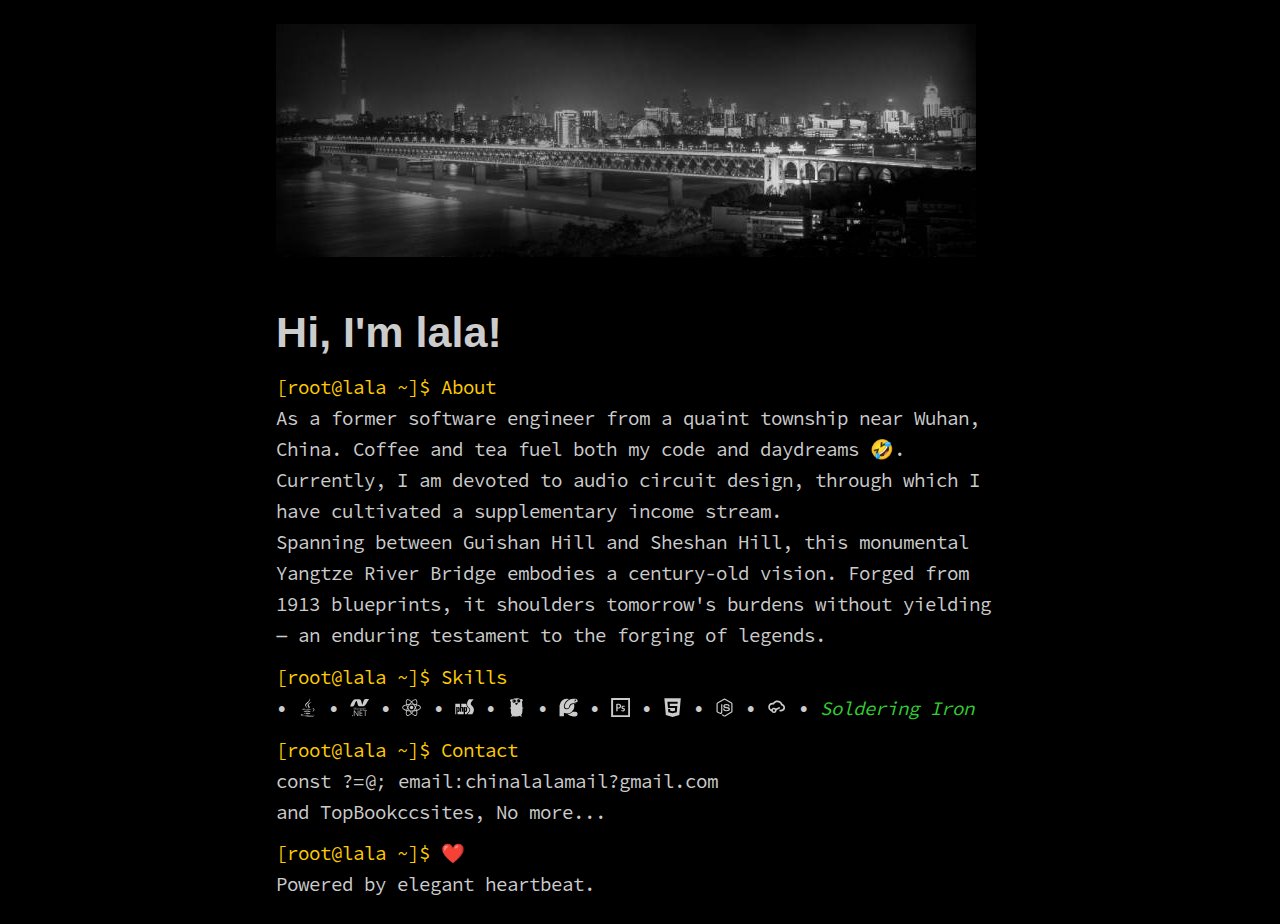
<file: index.html>
<!doctype html>
<html class="no-js" lang="en">
<head>
    <meta charset="utf-8">
    <meta name="viewport" content="width=device-width, initial-scale=1">
    <meta name="theme-color" content="black">
    <meta name="description" content="曾经是一名软件工程师，爱好咖啡和茶，坐标武汉。">
    <title>我是辣辣</title>
    <link rel="apple-touch-icon" sizes="180x180" href="images/apple-touch-icon.png">
    <link rel="icon" type="image/png" sizes="32x32" href="images/favicon-32x32.png">
    <link rel="icon" type="image/png" sizes="16x16" href="images/favicon-16x16.png">
    <link rel="manifest" href="site.webmanifest">
    <link rel="stylesheet" href="css/main.css">
</head>
<body>
    <main id="main"><img class="imglogo"
            src="[data-uri]"
            alt="logo - lalayes.com" />
        <h1>Hi, I'm lala!</h1>
        <section class="codefont"><mark>[root@lala ~]$ About</mark>
            <p>As a former software engineer from a quaint township near Wuhan, China. Coffee and tea fuel both my code and daydreams 🤣. Currently, I am devoted to audio circuit design, through which I have cultivated a supplementary income stream.<br />Spanning between Guishan Hill and Sheshan
                Hill, this monumental Yangtze River Bridge embodies a century-old vision. Forged from 1913 blueprints, it shoulders tomorrow's burdens without yielding — an enduring testament to the forging of legends.</p>
        </section>
        <section class="codefont"><mark>[root@lala ~]$ Skills</mark>
            <p>&bull; <i class="svg-icon svg-baseline"><svg viewBox="0 0 128 128">
                        <path
                            d="M47.617 98.12c-19.192 5.362 11.677 16.439 36.115 5.969-4.003-1.556-6.874-3.351-6.874-3.351-10.897 2.06-15.952 2.222-25.844 1.092-8.164-.935-3.397-3.71-3.397-3.71zM80.806 87.66c-14.444 2.779-22.787 2.69-33.354 1.6-8.171-.845-2.822-4.805-2.822-4.805-21.137 7.016 11.767 14.977 41.309 6.336-3.14-1.106-5.133-3.131-5.133-3.131zM92.125 27.085c.001 0-42.731 10.669-22.323 34.187 6.024 6.935-1.58 13.17-1.58 13.17s15.289-7.891 8.269-17.777c-6.559-9.215-11.587-13.793 15.634-29.58zM102.123 108.229s3.529 2.91-3.888 5.159c-14.102 4.272-58.706 5.56-71.095.171-4.45-1.938 3.899-4.625 6.526-5.192 2.739-.593 4.303-.485 4.303-.485-4.952-3.487-32.013 6.85-13.742 9.815 49.821 8.076 90.817-3.637 77.896-9.468zM85 77.896c2.395-1.634 5.703-3.053 5.703-3.053s-9.424 1.685-18.813 2.474c-11.494.964-23.823 1.154-30.012.326-14.652-1.959 8.033-7.348 8.033-7.348s-8.812-.596-19.644 4.644c-12.812 6.195 31.691 9.019 54.733 2.957zM90.609 93.041c-.108.29-.468.616-.468.616 31.273-8.221 19.775-28.979 4.822-23.725-1.312.464-2 1.543-2 1.543s.829-.334 2.678-.72c7.559-1.575 18.389 10.119-5.032 22.286zM64.181 70.069c-4.614-10.429-20.26-19.553.007-35.559 25.271-19.947 12.304-32.923 12.304-32.923 5.23 20.608-18.451 26.833-26.999 39.667-5.821 8.745 2.857 18.142 14.688 28.815zM91.455 121.817c-19.187 3.612-42.854 3.191-56.887.874 0 0 2.874 2.38 17.646 3.331 22.476 1.437 57-.8 57.816-11.436.001 0-1.57 4.032-18.575 7.231z" />
                    </svg></i> &bull; <i class="svg-icon svg-baseline"><svg viewBox="0 0 128 128">
                        <path
                            d="M40.335 78.188H38.65v-9.65c0-.762.05-1.69.14-2.785h-.038c-.158.64-.303 1.104-.43 1.391L33.42 78.188h-.821l-4.911-10.964c-.138-.306-.283-.799-.43-1.471h-.036c.052.576.081 1.509.081 2.804v9.631h-1.626V63.817h2.225l4.409 10.021c.332.754.547 1.328.651 1.72h.069a32.45 32.45 0 0 1 .688-1.762l4.505-9.979h2.11v14.371h.001zm5.188 0h-1.639V67.925h1.639v10.263zm.283-13.942c0 .303-.106.555-.317.763a1.04 1.04 0 0 1-.764.312 1.06 1.06 0 0 1-.757-.301 1.025 1.025 0 0 1-.313-.774c0-.296.104-.549.313-.754s.464-.305.757-.305c.3 0 .557.099.764.305.211.205.317.458.317.754M55.764 77.713c-.786.483-1.726.722-2.812.722-1.472 0-2.655-.488-3.561-1.464-.879-.947-1.321-2.169-1.321-3.667 0-1.681.48-3.042 1.45-4.077.964-1.036 2.261-1.553 3.892-1.553.892 0 1.683.174 2.375.521v1.687c-.766-.538-1.576-.805-2.445-.805-1.045 0-1.896.365-2.555 1.093-.687.745-1.034 1.742-1.034 2.985 0 1.194.317 2.14.948 2.837.633.694 1.476 1.042 2.538 1.042.897 0 1.738-.295 2.524-.882v1.561h.001zm7.84-8.123c-.289-.223-.706-.331-1.255-.331-.668 0-1.229.298-1.683.901-.516.673-.771 1.604-.771 2.795v5.232h-1.644V67.925h1.644v2.116h.039c.241-.749.614-1.325 1.112-1.733a2.456 2.456 0 0 1 1.572-.561c.438 0 .762.047.984.14l.002 1.703zm9.154 3.485c0-1.313-.296-2.317-.89-3.006-.575-.662-1.38-.992-2.416-.992-1.021 0-1.841.334-2.453 1.003-.647.715-.971 1.725-.971 3.035 0 1.228.308 2.192.93 2.879.618.692 1.45 1.039 2.494 1.039 1.08 0 1.907-.352 2.474-1.051.555-.684.832-1.652.832-2.907m1.685-.057c0 1.635-.462 2.949-1.382 3.934-.924.989-2.167 1.483-3.73 1.483-1.54 0-2.767-.494-3.665-1.483-.881-.953-1.323-2.211-1.323-3.776 0-1.786.5-3.162 1.503-4.139.929-.906 2.17-1.363 3.726-1.363 1.53 0 2.726.477 3.587 1.422.853.95 1.284 2.258 1.284 3.922m8.146 2.424c0 .84-.313 1.536-.942 2.091-.687.601-1.63.901-2.816.901-.971 0-1.822-.203-2.545-.618V76.05c.804.654 1.692.983 2.667.983 1.301 0 1.952-.479 1.952-1.434a1.27 1.27 0 0 0-.431-.991c-.289-.262-.851-.576-1.685-.943-.859-.376-1.472-.762-1.833-1.163-.434-.476-.652-1.093-.652-1.854 0-.852.341-1.561 1.014-2.125.675-.567 1.542-.85 2.606-.85.815 0 1.546.159 2.194.481v1.654c-.677-.488-1.451-.732-2.329-.732-.544 0-.981.136-1.307.399-.329.27-.494.614-.494 1.034 0 .455.138.808.412 1.061.244.233.761.519 1.541.852.876.367 1.509.748 1.895 1.137.5.494.753 1.121.753 1.883m10.04-2.367c0-1.313-.297-2.317-.892-3.006-.575-.662-1.381-.992-2.415-.992-1.021 0-1.841.334-2.456 1.003-.646.715-.969 1.725-.969 3.035 0 1.228.309 2.192.924 2.879.626.692 1.459 1.039 2.501 1.039 1.082 0 1.906-.352 2.474-1.051.555-.684.833-1.652.833-2.907m1.688-.057c0 1.635-.466 2.949-1.388 3.934-.92.989-2.163 1.483-3.727 1.483-1.542 0-2.768-.494-3.667-1.483-.881-.953-1.323-2.211-1.323-3.776 0-1.786.504-3.162 1.502-4.139.928-.906 2.171-1.363 3.728-1.363 1.531 0 2.725.477 3.584 1.422.855.95 1.291 2.258 1.291 3.922M101.555 64.438a2.2 2.2 0 0 0-1.091-.27c-1.15 0-1.721.724-1.721 2.175v1.582h2.405v1.392h-2.405v8.871h-1.645v-8.871h-1.745v-1.392h1.745v-1.664c0-1.129.346-2.016 1.05-2.654.603-.555 1.34-.831 2.217-.831.508 0 .902.061 1.189.178v1.484zm6.484 13.647c-.388.222-.904.333-1.543.333-1.791 0-2.687-1.01-2.687-3.029v-6.07h-1.761v-1.394h1.761v-2.504l1.646-.533v3.037h2.583v1.394h-2.583v5.791c0 .688.112 1.18.348 1.465.237.295.625.439 1.173.439.409 0 .763-.109 1.063-.331v1.402zm-88.802 40.157c0 .805-.286 1.5-.867 2.087a2.845 2.845 0 0 1-2.102.88 2.736 2.736 0 0 1-2.05-.88 2.915 2.915 0 0 1-.841-2.087c0-.827.279-1.525.841-2.103a2.742 2.742 0 0 1 2.05-.867c.823 0 1.524.292 2.102.878.581.588.867 1.286.867 2.092M56.018 120.606H50.66L31.212 90.572a13.803 13.803 0 0 1-1.179-2.365h-.16c.139.804.209 2.531.209 5.175v27.224h-4.416v-37.68h5.732l18.865 29.56c.751 1.173 1.265 2.013 1.525 2.519h.104c-.175-1.083-.266-2.932-.266-5.54V82.926h4.39v37.68h.002zm28.314 0H64.361v-37.68h19.104v3.993h-14.69v12.534h13.612v3.995H68.774v13.164h15.558v3.994zm30.291-33.687h-10.854v33.688h-4.415V86.919H88.479v-3.995h26.144v3.995z" />
                        <path
                            d="M82.108 46.33c.479-1.232 1.022-2.445 1.427-3.701 2.288-7.097 4.554-14.2 6.805-21.309.865-2.731 1.813-5.42 3.515-7.767 2.692-3.709 6.442-5.652 10.88-6.331a37.456 37.456 0 0 1 5.28-.406c5.267-.05 10.536-.015 15.804-.01.28 0 .56.029.957.052-.129.304-.199.525-.311.724-1.955 3.494-3.872 7.009-5.885 10.468-3.505 6.022-7.016 12.042-10.631 17.998-2.319 3.819-4.834 7.52-7.687 10.974-2.105 2.548-4.321 4.984-7.146 6.77-1.925 1.217-3.981 1.929-6.315 1.917-8.278-.045-16.556-.012-24.834-.024-2.461-.004-4.568-.941-6.356-2.603-2.563-2.381-4.093-5.412-5.345-8.608-2.284-5.835-3.563-11.951-5.031-18.014-.688-2.838-1.47-5.654-2.215-8.478-.048-.183-.142-.354-.25-.617l-.577.542c-3.228 3.207-6.071 6.741-8.615 10.498-.693 1.024-.926 2.374-1.313 3.591-1.424 4.47-2.722 8.983-4.264 13.411-1.477 4.242-4.125 7.616-8.264 9.61a18.565 18.565 0 0 1-7.689 1.855c-3.98.088-7.962.098-11.943.134-.952.009-.996-.069-.748-.99 1.707-6.338 3.87-12.514 6.58-18.492 2.794-6.167 6.085-12.048 10.231-17.419 2.823-3.657 5.941-7.031 9.843-9.582 1.979-1.293 4.083-2.315 6.477-2.584.394-.045.793-.073 1.189-.073 8.478-.004 16.956.082 25.433-.039 4.547-.065 7.839 1.855 10.304 5.515 1.533 2.276 2.63 4.761 3.553 7.328 1.861 5.178 3.018 10.547 4.325 15.878.748 3.051 1.581 6.081 2.379 9.12.06.228.157.446.238.668l.199-.006z"
                            clip-rule="evenodd" />
                    </svg></i> &bull; <i class="svg-icon svg-baseline"><svg viewBox="0 0 128 128">
                        <g>
                            <circle cx="64" cy="64" r="11.4" />
                            <path
                                d="M107.3 45.2c-2.2-.8-4.5-1.6-6.9-2.3.6-2.4 1.1-4.8 1.5-7.1 2.1-13.2-.2-22.5-6.6-26.1-1.9-1.1-4-1.6-6.4-1.6-7 0-15.9 5.2-24.9 13.9-9-8.7-17.9-13.9-24.9-13.9-2.4 0-4.5.5-6.4 1.6-6.4 3.7-8.7 13-6.6 26.1.4 2.3.9 4.7 1.5 7.1-2.4.7-4.7 1.4-6.9 2.3-12.5 4.8-19.3 11.4-19.3 18.8s6.9 14 19.3 18.8c2.2.8 4.5 1.6 6.9 2.3-.6 2.4-1.1 4.8-1.5 7.1-2.1 13.2.2 22.5 6.6 26.1 1.9 1.1 4 1.6 6.4 1.6 7.1 0 16-5.2 24.9-13.9 9 8.7 17.9 13.9 24.9 13.9 2.4 0 4.5-.5 6.4-1.6 6.4-3.7 8.7-13 6.6-26.1-.4-2.3-.9-4.7-1.5-7.1 2.4-.7 4.7-1.4 6.9-2.3 12.5-4.8 19.3-11.4 19.3-18.8s-6.8-14-19.3-18.8zm-14.8-30.5c4.1 2.4 5.5 9.8 3.8 20.3-.3 2.1-.8 4.3-1.4 6.6-5.2-1.2-10.7-2-16.5-2.5-3.4-4.8-6.9-9.1-10.4-13 7.4-7.3 14.9-12.3 21-12.3 1.3 0 2.5.3 3.5.9zm-11.2 59.3c-1.8 3.2-3.9 6.4-6.1 9.6-3.7.3-7.4.4-11.2.4-3.9 0-7.6-.1-11.2-.4-2.2-3.2-4.2-6.4-6-9.6-1.9-3.3-3.7-6.7-5.3-10 1.6-3.3 3.4-6.7 5.3-10 1.8-3.2 3.9-6.4 6.1-9.6 3.7-.3 7.4-.4 11.2-.4 3.9 0 7.6.1 11.2.4 2.2 3.2 4.2 6.4 6 9.6 1.9 3.3 3.7 6.7 5.3 10-1.7 3.3-3.4 6.6-5.3 10zm8.3-3.3c1.5 3.5 2.7 6.9 3.8 10.3-3.4.8-7 1.4-10.8 1.9 1.2-1.9 2.5-3.9 3.6-6 1.2-2.1 2.3-4.2 3.4-6.2zm-25.6 27.1c-2.4-2.6-4.7-5.4-6.9-8.3 2.3.1 4.6.2 6.9.2 2.3 0 4.6-.1 6.9-.2-2.2 2.9-4.5 5.7-6.9 8.3zm-18.6-15c-3.8-.5-7.4-1.1-10.8-1.9 1.1-3.3 2.3-6.8 3.8-10.3 1.1 2 2.2 4.1 3.4 6.1 1.2 2.2 2.4 4.1 3.6 6.1zm-7-25.5c-1.5-3.5-2.7-6.9-3.8-10.3 3.4-.8 7-1.4 10.8-1.9-1.2 1.9-2.5 3.9-3.6 6-1.2 2.1-2.3 4.2-3.4 6.2zm25.6-27.1c2.4 2.6 4.7 5.4 6.9 8.3-2.3-.1-4.6-.2-6.9-.2-2.3 0-4.6.1-6.9.2 2.2-2.9 4.5-5.7 6.9-8.3zm22.2 21l-3.6-6c3.8.5 7.4 1.1 10.8 1.9-1.1 3.3-2.3 6.8-3.8 10.3-1.1-2.1-2.2-4.2-3.4-6.2zm-54.5-16.2c-1.7-10.5-.3-17.9 3.8-20.3 1-.6 2.2-.9 3.5-.9 6 0 13.5 4.9 21 12.3-3.5 3.8-7 8.2-10.4 13-5.8.5-11.3 1.4-16.5 2.5-.6-2.3-1-4.5-1.4-6.6zm-24.7 29c0-4.7 5.7-9.7 15.7-13.4 2-.8 4.2-1.5 6.4-2.1 1.6 5 3.6 10.3 6 15.6-2.4 5.3-4.5 10.5-6 15.5-13.8-4-22.1-10-22.1-15.6zm28.5 49.3c-4.1-2.4-5.5-9.8-3.8-20.3.3-2.1.8-4.3 1.4-6.6 5.2 1.2 10.7 2 16.5 2.5 3.4 4.8 6.9 9.1 10.4 13-7.4 7.3-14.9 12.3-21 12.3-1.3 0-2.5-.3-3.5-.9zm60.8-20.3c1.7 10.5.3 17.9-3.8 20.3-1 .6-2.2.9-3.5.9-6 0-13.5-4.9-21-12.3 3.5-3.8 7-8.2 10.4-13 5.8-.5 11.3-1.4 16.5-2.5.6 2.3 1 4.5 1.4 6.6zm9-15.6c-2 .8-4.2 1.5-6.4 2.1-1.6-5-3.6-10.3-6-15.6 2.4-5.3 4.5-10.5 6-15.5 13.8 4 22.1 10 22.1 15.6 0 4.7-5.8 9.7-15.7 13.4z" />
                        </g>
                    </svg></i> &bull; <i class="svg-icon svg-baseline"><svg viewBox="0 0 128 128">
                        <g>
                            <path d="M72 82.433v-11.27c0-2.497-.76-3.83-2.497-3.83-1.747 0-2.503 1.333-2.503 3.83v11.27c0 2.5.756 3.662 2.503 3.662 1.738 0 2.497-1.162 2.497-3.662z" />
                            <path
                                d="M84.148 99.97c1.053-1.217 1.933-2.163 2.776-3.075 1.68-1.808 3.132-3.37 5.778-6.98 2.6-3.54 4.283-6.2 4.012-10.778-.138-2.35-.234-3.967-1.765-5.86-.924-1.138-2.633-2.792-4.452-4.536-1.964-1.895-3.67-3.697-5.982-6.1-2.32-2.412-5.312-8.552-5.312-8.552-1.042-2.38-3.15-7.743-3.15-12.116l-.1-2.814c0-.122.01-.158.016-.158H42v24.09c2-2.203 4.437-2.956 6.763-2.956 3.778 0 7.237 2.204 7.237 7.083V92h-9V70.237c0-1.976-.926-2.903-2.44-2.903-1.693 0-2.56 1.1-2.56 2.903V92h-9V39H2v70h6V61h8v3.712c2-3.132 4.684-4.578 7.24-4.578 4.536 0 7.76 3.48 7.76 9.81V84.23c0 5.35-3.57 8.89-7.697 8.89-2.38 0-4.303-1.097-6.303-3.658V109h41V61h8v3.712c2-3.132 4.686-4.578 7.238-4.578 4.536 0 7.762 3.48 7.762 9.81V84.23c0 5.35-3.572 8.89-7.7 8.89-2.378 0-4.3-1.097-6.3-3.658V109h9.252l2.712-2.917c1.212-1.52 2.643-3.18 4.337-5.13l.848-.982z" />
                            <path
                                d="M22 82.433v-11.27c0-2.497-.756-3.83-2.495-3.83-1.744 0-2.505 1.333-2.505 3.83v11.27c0 2.5.76 3.662 2.505 3.662 1.74 0 2.495-1.162 2.495-3.662zM126.285 76.034c0-4.64-3.318-11.588-3.318-11.588-.52-1.21-2.276-3.446-3.406-5.446h.025c-.362 0-.612-.685-.612-.685-3.307-3.797-8.333-7.98-10.54-10.707-2.59-3.196-2.663-6.16-2.8-8.496-.376-6.302 2.174-10.088 4.902-13.81 4.126-5.618 5.613-6.66 8.785-10.332 2.03-2.348 3.7-4.24 5.073-5.97H93.63c-1.83 2.338-5.547 6.842-7.67 10.838-2.8 5.29-5.11 9.258-5.335 18.994l.098 3.14c0 4.64 3.326 11.58 3.326 11.58.518 1.212 2.273 3.448 3.395 5.448h-.026c.37 0 .613.685.613.685 3.315 3.797 8.332 7.98 10.547 10.707 2.59 3.2 2.656 6.164 2.792 8.493.38 6.3-2.175 10.088-4.903 13.81-4.122 5.624-5.61 6.662-8.783 10.34-2.026 2.344-3.69 4.237-5.065 5.965H114.4c1.867-2.4 4.515-6.817 6.65-10.837 2.802-5.288 5.113-9.26 5.336-18.99l-.1-3.14z" />
                        </g>
                    </svg></i> &bull; <i class="svg-icon svg-baseline"><svg viewBox="0 0 128 128">
                        <g>
                            <path
                                d="M108.2 64.8c-.1-.1-.2-.2-.4-.2l-.1-.1c-.1-.1-.2-.1-.2-.2l-.1-.1c-.1 0-.2-.1-.2-.1l-.2-.1c-.1 0-.2-.1-.2-.1l-.2-.1c-.1 0-.2-.1-.2-.1-.1 0-.1 0-.2-.1l-.3-.1c-.1 0-.1 0-.2-.1l-.3-.1h-.1l-.4-.1h-.2c-.1 0-.2 0-.3-.1h-2.3c-.6-13.3.6-26.8-2.8-39.6 12.9-4.6 2.8-22.3-8.4-14.4-7.4-6.4-17.6-7.8-28.3-7.8-10.5.7-20.4 2.9-27.4 8.4-2.8-1.4-5.5-1.8-7.9-1.1v.1c-.1 0-.3.1-.4.2-.1 0-.3.1-.4.2h-.1c-.1 0-.2.1-.4.2h-.1l-.3.2h-.1l-.3.2h-.1l-.3.2s-.1 0-.1.1l-.3.2s-.1 0-.1.1l-.3.2s-.1 0-.1.1l-.3.2-.1.1c-.1.1-.2.1-.2.2l-.1.1-.2.2-.1.1c-.1.1-.1.2-.2.2l-.1.1c-.1.1-.1.2-.2.2l-.1.1c-.1.1-.1.2-.2.2l-.1.1c-.1.1-.1.2-.2.2l-.1.1c-.1.1-.1.2-.2.2l-.1.1-.1.3s0 .1-.1.1l-.1.3s0 .1-.1.1l-.1.3s0 .1-.1.1l-.1.3s0 .1-.1.1c.4.3.4.4.4.4v.1l-.1.3v.1c0 .1 0 .2-.1.3v3.1c0 .1 0 .2.1.3v.1l.1.3v.1l.1.3s0 .1.1.1l.1.3s0 .1.1.1l.1.3s0 .1.1.1l.2.3s0 .1.1.1l.2.3s0 .1.1.1l.2.3.1.1.3.3.3.3h.1c1 .9 2 1.6 4 2.2v-.2c-4.2 12.6-.7 25.3-.5 38.3-.6 0-.7.4-1.7.5h-.5c-.1 0-.3 0-.5.1-.1 0-.3 0-.4.1l-.4.1h-.1l-.4.1h-.1l-.3.1h-.1l-.3.1s-.1 0-.1.1l-.3.1-.2.1c-.1 0-.2.1-.2.1l-.2.1-.2.1c-.1 0-.2.1-.2.1l-.2.1-.4.3c-.1.1-.2.2-.3.2l-.4.4-.1.1c-.1.2-.3.4-.4.5l-.2.3-.3.6-.1.3v.3c0 .5.2.9.9 1.2.2 3.7 3.9 2 5.6.8l.1-.1c.2-.2.5-.3.6-.3h.1l.2-.1c.1 0 .1 0 .2-.1.2-.1.4-.1.5-.2.1 0 .1-.1.1-.2l.1-.1c.1-.2.2-.6.2-1.2l.1-1.3v1.8c-.5 13.1-4 30.7 3.3 42.5 1.3 2.1 2.9 3.9 4.7 5.4h-.5c-.2.2-.5.4-.8.6l-.9.6-.3.2-.6.4-.9.7-1.1 1c-.2.2-.3.4-.4.5l-.4.6-.2.3c-.1.2-.2.4-.2.6l-.1.3c-.2.8 0 1.7.6 2.7l.4.4h.2c.1 0 .2 0 .4.1.2.4 1.2 2.5 3.9.9 2.8-1.5 4.7-4.6 8.1-5.1l-.5-.6c5.9 2.8 12.8 4 19 4.2 8.7.3 18.6-.9 26.5-5.2 2.2.7 3.9 3.9 5.8 5.4l.1.1.1.1.1.1.1.1s.1 0 .1.1c0 0 .1 0 .1.1 0 0 .1 0 .1.1h2.1000000000000005s.1 0 .1-.1h.1s.1 0 .1-.1h.1s.1 0 .1-.1c0 0 .1 0 .1-.1l.1-.1s.1 0 .1-.1l.1-.1h.1l.2-.2.2-.1h.1l.1-.1h.1l.1-.1.1-.1.1-.1.1-.1.1-.1.1-.1.1-.1v-.1s0-.1.1-.1v-.1s0-.1.1-.1v-.1s0-.1.1-.1v-1.4000000000000001s-.3 0-.3-.1l-.3-.1v-.1l.3-.1s.2 0 .2-.1l.1-.1v-2.1000000000000005s0-.1-.1-.1v-.1s0-.1-.1-.1v-.1s0-.1-.1-.1c0 0 0-.1-.1-.1 0 0 0-.1-.1-.1 0 0 0-.1-.1-.1 0 0 0-.1-.1-.1 0 0 0-.1-.1-.1 0 0 0-.1-.1-.1 0 0 0-.1-.1-.1 0 0 0-.1-.1-.1 0 0 0-.1-.1-.1 0 0 0-.1-.1-.1 0 0 0-.1-.1-.1 0 0 0-.1-.1-.1 0 0 0-.1-.1-.1l-.1-.1-.1-.1-.1-.1-.1-.1-.1-.1-.1-.1-.1-.1-.1-.1-.1-.1-.1-.1-.1-.1-.1-.1v-.1l-.1-.1-.1-.1-.1-.1-.1-.1-.1-.1-.1-.1-.1-.1-.1-.1-.1-.1-.1-.1-.1-.1-.1-.1-.1-.1-.1-.1-.1-.1-.1-.1-.1-.1-.1-.1-.1-.1c2-1.9 3.8-4.2 5.1-6.9 5.9-11.8 4.9-26.2 4.1-39.2h.1c.1 0 .2.1.2.1h.30000000000000004s.1 0 .1.1h.1s.1 0 .1.1l.2.1c1.7 1.2 5.4 2.9 5.6-.8 1.6.6-.3-1.8-1.3-2.5zm-72.2-41.8c-3.2-16 22.4-19 23.3-3.4.8 13-20 16.3-23.3 3.4zm36.1 15c-1.3 1.4-2.7 1.2-4.1.7 0 1.9.4 3.9.1 5.9-.5.9-1.5 1-2.3 1.4-1.2-.2-2.1-.9-2.6-2l-.2-.1c-3.9 5.2-6.3-1.1-5.2-5-1.2.1-2.2-.2-3-1.5-1.4-2.6.7-5.8 3.4-6.3.7 3 8.7 2.6 10.1-.2 3.1 1.5 6.5 4.3 3.8 7.1zm-7-17.5c-.9-13.8 20.3-17.5 23.4-4 3.5 15-20.8 18.9-23.4 4zM41.7 17c-1.9 0-3.5 1.7-3.5 3.8 0 2.1 1.6 3.8 3.5 3.8s3.5-1.7 3.5-3.8c0-2.1-1.5-3.8-3.5-3.8zm1.6 5.7c-.5 0-.8-.4-.8-1 0-.5.4-1 .8-1 .5 0 .8.4.8 1 0 .5-.3 1-.8 1zM71.1 16.1c-1.9 0-3.4 1.7-3.4 3.8 0 2.1 1.5 3.8 3.4 3.8s3.4-1.7 3.4-3.8c0-2.1-1.5-3.8-3.4-3.8zm1.6 5.6c-.4 0-.8-.4-.8-1 0-.5.4-1 .8-1s.8.4.8 1-.4 1-.8 1z" />
                        </g>
                    </svg></i> &bull; <i class="svg-icon svg-baseline"><svg viewBox="0 0 128 128">
                        <path d="M96.44,40.53h-.52a23.59,23.59,0,0,0-23,17.68h-.12a20.22,20.22,0,0,1-40.08-3.8,16,16,0,0,1,.16-2.23c0-.15,0-.3.06-.45s.1-.57.16-.85A64,64,0,0,1,66.77,7.09,49.23,49.23,0,0,0,3.86,50.15c-.06.18-.15.35-.21.54v72H32.81V99.39a49.24,49.24,0,0,0,67.45-58.86H96.44Z" />
                        <path class="cls-pycharm-plain-1"
                            d="M67.95,57.28l.09-.15A28.4,28.4,0,0,1,95.58,35.58c.3,0,.57,0,.87,0h.66l12.41,0A15.1,15.1,0,0,0,115.71,34c-.48-.06-1-.13-1.45-.23A19.93,19.93,0,0,1,99.14,20.33a20,20,0,0,0,11.94,7.45A19.76,19.76,0,0,0,123,26.42,15.22,15.22,0,0,0,109.12,5.14L98,5.11h-2.4A58.89,58.89,0,0,0,38.07,51.44a15,15,0,0,0-.39,3,15.27,15.27,0,0,0,30.27,2.87Zm36.45-43.36a4.73,4.73,0,1,1,3.72,5.56A4.74,4.74,0,0,1,104.39,13.93Zm20,93.73a15.24,15.24,0,0,1-15.24,15.24H95.58a58.57,58.57,0,0,1-38.52-14.42A54,54,0,0,0,91.88,92.15a29.37,29.37,0,0,0,3.7.26c.3,0,13.33,0,13.53,0A15.25,15.25,0,0,1,124.35,107.66Z" />
                    </svg></i> &bull; <i class="svg-icon svg-baseline"><svg viewBox="0 0 128 128">
                        <path
                            d="M126.216.727C89.993.716 53.932.717 17.708.717 12.527.717 7.257.713 2.076.728 1.748.729 1 .881 1 .964V127h126V.964c0-.083-.414-.237-.784-.237zM113.48 114.666c-32.641-.038-65.271-.03-97.912-.03-1.576 0-1.569-.003-1.569-1.627V15.212C14 13.605 13.984 14 15.577 14h97.798c1.638 0 1.625-.396 1.625 1.291v48.837c0 16.32-.007 32.64.036 48.959.004 1.243-.289 1.58-1.556 1.579zM56.82 39.644c-6.668-1.563-13.38-.792-20.085-.107-1.423.146-1.695.755-1.691 2.018C35.087 56.762 35 71.969 35 87.176V88h9V70.139c5 .375 9.576.286 14.049-1.31 7.169-2.558 10.752-8.111 10.365-16.219-.313-6.548-4.426-11.286-11.594-12.966zm-1.953 22.344c-3.194 1.557-6.59 1.52-10.005 1.058-.266-.036-.675-.511-.677-.784-.04-5.331-.03-10.661-.03-16.138 3.131-.488 6.1-.726 9.062.018 3.673.923 5.804 3.319 6.201 6.917.436 3.954-1.247 7.319-4.551 8.929zm33.301 7.106c-1.469-.805-3.08-1.347-4.606-2.053-1.41-.653-2.833-1.296-4.174-2.076-.935-.543-1.36-1.492-1.36-2.611 0-1.892 1.294-3.417 3.504-3.598 1.649-.135 3.361.035 4.994.34 1.376.256 2.681.899 4.082 1.395l1.767-6.269c-3.345-1.624-6.749-2.235-10.285-2.11-3.006.105-5.814.871-8.352 2.599-4.743 3.229-7.057 11.807.051 16.416 1.805 1.171 3.893 1.905 5.851 2.841 1.218.583 2.489 1.079 3.641 1.772 1.452.874 1.946 2.297 1.694 3.94-.247 1.615-1.33 2.638-2.836 2.874-1.68.264-3.466.435-5.118.144-2.339-.411-4.599-1.281-6.974-1.979-.426 1.59-.831 3.349-1.384 5.06-.303.938-.125 1.401.795 1.768 5.617 2.231 11.334 2.69 17.082.717 4.296-1.475 6.915-4.524 7.256-9.169.332-4.527-1.708-7.851-5.628-10.001z" />
                    </svg></i> &bull; <i class="svg-icon svg-baseline"><svg viewBox="0 0 128 128">
                        <path
                            d="M9.032 2l10.005 112.093 44.896 12.401 45.02-12.387 10.015-112.107h-109.936zm89.126 26.539l-.627 7.172-.276 3.289h-52.665000000000006l1.257 14h50.156000000000006l-.336 3.471-3.233 36.119-.238 2.27-28.196 7.749v.002l-.034.018-28.177-7.423-1.913-21.206h13.815000000000001l.979 10.919 15.287 4.081h.043v-.546l15.355-3.875 1.604-17.579h-47.698l-3.383-38.117-.329-3.883h68.939l-.33 3.539z" />
                    </svg></i> &bull; <i class="svg-icon svg-baseline"><svg viewBox="0 0 128 128">
                        <path
                            d="M112.678 30.334 68.535 4.729c-2.781-1.584-6.424-1.584-9.227 0L14.82 30.334C11.951 31.985 10 35.088 10 38.407v51.142c0 3.319 1.992 6.423 4.862 8.083l11.729 6.688c5.627 2.772 7.186 2.772 9.746 2.772 8.334 0 12.662-5.039 12.662-13.828v-50.49C49 42.061 49.445 41 48.744 41h-5.622C42.41 41 41 42.061 41 42.773v50.49c0 3.896-3.616 7.773-10.202 4.48L18.676 90.73c-.422-.23-.676-.693-.676-1.181V38.407c0-.482.463-.966.891-1.213l44.378-25.561a1.508 1.508 0 0 1 1.415 0l43.963 25.555c.421.253.354.722.354 1.219v51.142c0 .488.092.963-.323 1.198l-44.133 25.576c-.378.227-.87.227-1.285 0l-11.317-6.749c-.341-.198-.752-.269-1.08-.086-3.145 1.783-3.729 2.02-6.679 3.043-.727.253-1.799.692.408 1.929l14.798 8.754a9.29 9.29 0 0 0 4.647 1.246 9.303 9.303 0 0 0 4.666-1.246l43.976-25.582c2.871-1.672 4.322-4.764 4.322-8.083V38.407c-.001-3.319-1.452-6.414-4.323-8.073zM77.727 81.445c-11.727 0-14.309-3.235-15.17-9.066-.102-.628-.634-1.379-1.274-1.379h-5.73c-.709 0-1.28.86-1.28 1.566 0 7.466 4.06 16.512 23.454 16.512 14.038 0 22.088-5.455 22.088-15.109 0-9.572-6.467-12.084-20.082-13.886-13.762-1.819-15.16-2.738-15.16-5.962 0-2.658 1.184-6.203 11.374-6.203 9.104 0 12.46 1.954 13.841 8.091.119.577.646.991 1.241.991h5.754c.354 0 .691-.143.939-.396.241-.272.367-.613.336-.979-.893-10.569-7.913-15.494-22.112-15.494-12.632 0-20.166 5.334-20.166 14.275 0 9.698 7.497 12.378 19.622 13.577 14.505 1.422 15.633 3.542 15.633 6.395 0 4.956-3.978 7.067-13.308 7.067z" />
                    </svg></i> &bull; <i class="svg-icon svg-baseline"><svg viewBox="0 0 243 214">
                        <path
                            d="m59.5 160.31c-3.76-5.76-4.9-6.69-13.55-11.14-50.79-26.1-33.98-103.17 22.5-103.17 7.3 0 7.3 0 17.28-8.86 34.1-30.25 83.24-22.87 105.96 15.91 4.78 8.16 5.38 8.76 13.33 13.37 31.14 18.03 32.07 62.64 1.69 80.98-16.4 9.9-44.06 10.83-48.59 1.64-4.63-9.39 1.32-15.04 15.85-15.04 17.78 0 27.4-5.24 32.09-17.48 5.92-15.43-2.18-29.05-20.98-35.24-5.41-1.78-5.41-1.78-9-10.78-14.75-37.06-64.51-41.74-84.15-7.91-4.7 8.09-4.21 7.87-12.85 5.86-25.33-5.87-46.8 13.08-42.36 37.39 2.51 13.74 15.87 27.93 20.4 21.66 13.11-18.12 29.7-23.33 45.88-14.4 3.39 1.87 7.36 4.05 8.83 4.85 2.57 1.4 3.41 1.06 23.03-9.37 23.78-12.64 23.08-12.57 28.56-2.61 5.03 9.15 5.97 8.1-18.92 21.35-22.99 12.24-22.61 11.89-24.35 22.42-1.48 8.93-8.11 17.44-17.29 22.21-5.58 2.9-7.87 3.5-14.25 3.75-5.36 0.21-8.86-0.2-11.84-1.38-7.39-2.92-13.01-7.48-17.27-14.01m14.686-17.379a13.218 13.218 0 0 0 26.436 0 13.218 13.218 0 0 0-26.436 0" />
                    </svg></i> &bull; <a href="./tools.html" target="external"><em>Soldering Iron</em></a></p>
        </section>
        <section class="codefont"><mark>[root@lala ~]$ Contact</mark>
            <p>const ?=@; email:chinalalamail?gmail.com<br />and <a href="https://bookcc.top/" target="external" rel="nofollow noopener noreferrer">TopBookcc</a>sites, No more...</p>
            <section class="codefont"><mark>[root@lala ~]$ </span><span class="cursor">❤️</span></mark>
                <p>Powered by elegant heartbeat.</p>
            </section>
    </main>
    <script>
        var ele = document.querySelector('.imglogo');
        var imgUrl = 'images/The-first-bridge-b.jpg';
        var imgObject = new Image();
        imgObject.src = imgUrl;
        imgObject.onload = function() {
            ele.src = imgUrl;
            ele.setAttribute('class', 'imglogo complete');
        }
    </script>
    <!-- <script src="js/main.js"></script> -->
</body>
</html>
</file>
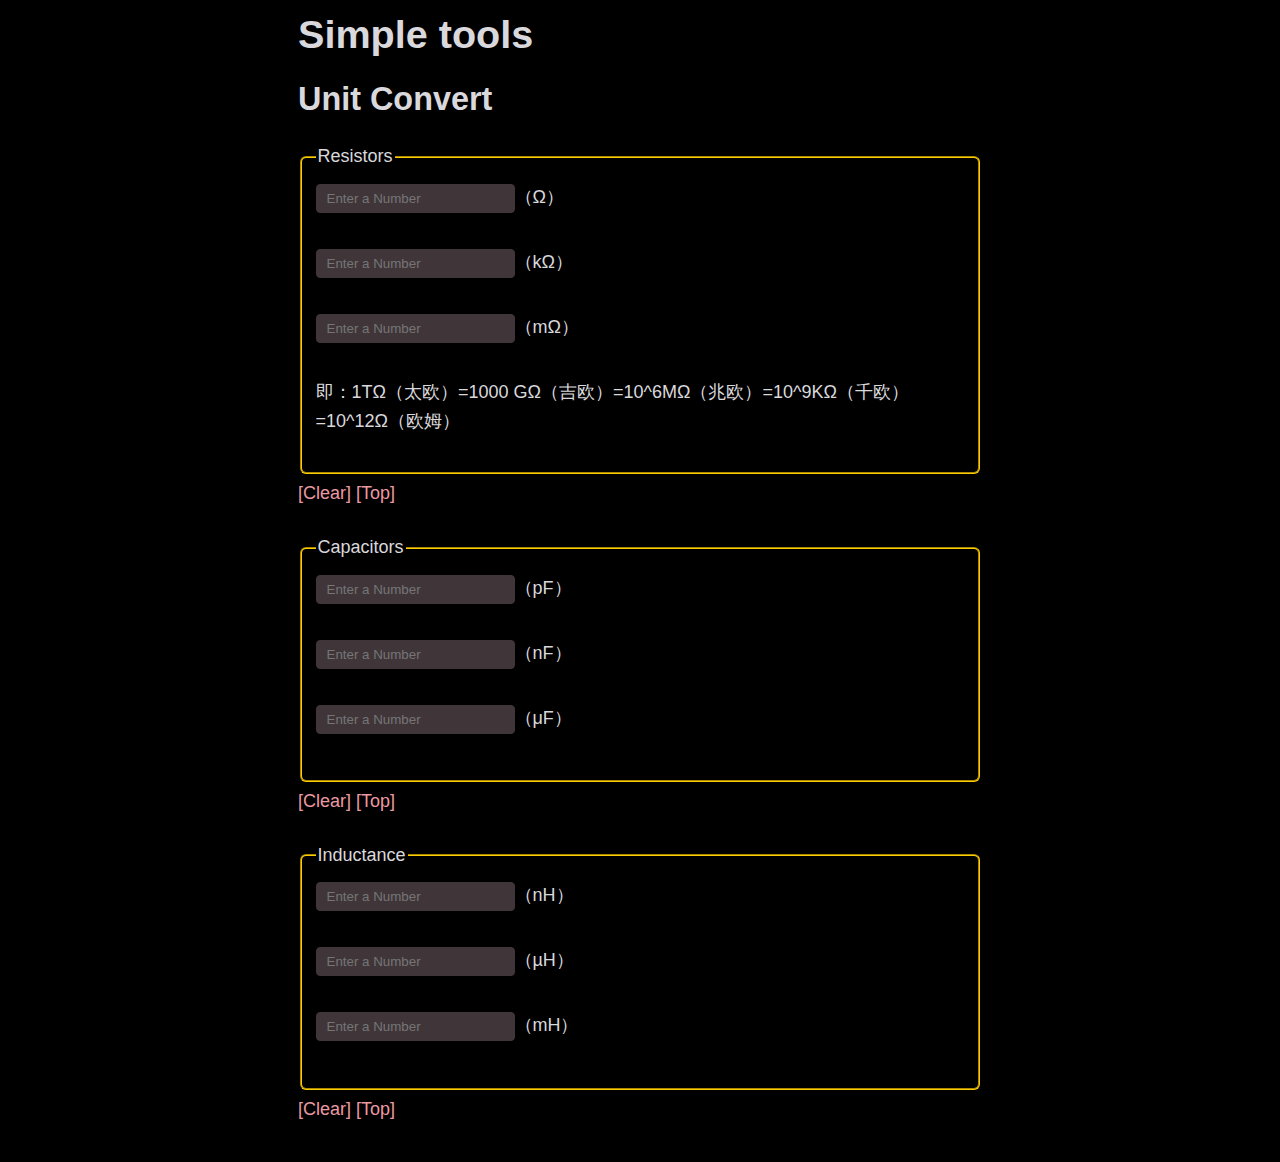
<file: tools - temp.html>
<!doctype html>
<html class="no-js" lang="en">

<head>
    <meta charset="utf-8">
    <title>我是辣辣 - TOOLS</title>
    <meta name="description" content="辣辣的工具箱，简单，易用。">
    <meta name="viewport" content="width=device-width, initial-scale=1">
    <meta name="theme-color" content="black">
    <link rel="apple-touch-icon" sizes="180x180" href="images/apple-touch-icon.png">
    <link rel="icon" type="image/png" sizes="32x32" href="images/favicon-32x32.png">
    <link rel="icon" type="image/png" sizes="16x16" href="images/favicon-16x16.png">
    <link rel="manifest" href="site.webmanifest">
    <link rel="stylesheet" href="css/sakura-vader.css">

</head>

<body>    
        <header>            
            <h1>Simple tools</h1>
        </header>
<section id="forms">
          <header>
            <h2>Unit Convert</h2>
          </header>
          <form>
            <fieldset id="Resistors">
              <legend>Resistors</legend>
              <p>
                <input id="om" type="number" step="any" placeholder="Enter a Number"><span title="欧姆">（Ω）</span>
              </p>
                            <p>
                <input id="ko" type="number" step="any" placeholder="Enter a Number"><span title="千欧">（kΩ）</span>
              </p>
                            <p>
                <input id="mo" type="number" step="any" placeholder="Enter a Number"><span title="兆欧">（mΩ）</span>
              </p>
              <p>即：1TΩ（太欧）=1000 GΩ（吉欧）=10^6MΩ（兆欧）=10^9KΩ（千欧）=10^12Ω（欧姆）</p>
            </fieldset>
            <p><a href="javascript:void(0);" onclick="clearall()" id="ClearAll">[Clear]</a> <a href="#top">[Top]</a></p>
                       
                        <fieldset id="Capacitors">
              <legend>Capacitors</legend>
              <p>
                <input id="pf" type="number" step="any" placeholder="Enter a Number"><span title="皮法">（pF）</span>
              </p>
                            <p>
                <input id="nf" type="number" step="any" placeholder="Enter a Number"><span title="納法">（nF）</span>
              </p>
                            <p>
                <input id="uf" type="number" step="any" placeholder="Enter a Number"><span title="微法">（μF）</span>
              </p>
            </fieldset>            
            <p><a href="javascript:void(0);" onclick="clearall()" id="ClearAll">[Clear]</a> <a href="#top">[Top]</a></p>

                        <fieldset id="Inductance">
              <legend>Inductance</legend>
              <p>
                <input id="nh" type="number" step="any" placeholder="Enter a Number"><span title="納亨">（nH）</span>
              </p>
                            <p>
                <input id="uh" type="number" step="any" placeholder="Enter a Number"><span title="微亨">（µH）</span>
              </p>
                            <p>
                <input id="mh" type="number" step="any" placeholder="Enter a Number"><span title="豪亨">（mH）</span>
              </p>
            </fieldset>            
            <p><a href="javascript:void(0);" onclick="clearall()" id="ClearAll">[Clear]</a> <a href="#top">[Top]</a></p>

          </form>
        </section>
        <footer id="footer">
        </footer>
    </section>
    <script>


    var om = document.getElementById("om")
    var ko = document.getElementById("ko")
    var mo = document.getElementById("mo")
    var pf = document.getElementById("pf")
    var nf = document.getElementById("nf")
    var uf = document.getElementById("uf")
        var nh = document.getElementById("nh")
    var uh = document.getElementById("uh")
    var mh = document.getElementById("mh")

function convert(val) {
    if (val < 1) {
        return parseFloat(val.toPrecision(5));
    } else if (val >= 1e9 || val <= 1e-9) {
        return parseFloat(val.toExponential(5));
    } else {
        return parseFloat(val.toFixed(5));
    }
}

om.oninput = function(e){
    ko.value = convert(this.value * 1e-3);
    mo.value = convert(this.value * 1e-6);
}
ko.oninput = function(e){
    om.value = convert(this.value * 1e+3);
    mo.value = convert(this.value * 1e-3);
}
mo.oninput = function(e){
    om.value = convert(this.value * 1e+6);
    ko.value = convert(this.value * 1e+3);
}
pf.oninput = function(e){
    nf.value = convert(this.value * 1e-3);
    uf.value = convert(this.value * 1e-6);
}
nf.oninput = function(e){
    pf.value = convert(this.value * 1e+3);
    uf.value = convert(this.value * 1e-3);
}
uf.oninput = function(e){
    pf.value = convert(this.value * 1e+6);
    nf.value = convert(this.value * 1e+3);
}
nh.oninput = function(e){
    uh.value = convert(this.value * 1e-3);
    mh.value = convert(this.value * 1e-6);
}
uh.oninput = function(e){
    nh.value = convert(this.value * 1e+3);
    mh.value = convert(this.value * 1e-3);
}
mh.oninput = function(e){
    nh.value = convert(this.value * 1e+6);
    uh.value = convert(this.value * 1e+3);
}

function clearall(){
om.value = "";
ko.value = "";
mo.value = "";
pf.value = "";
nf.value = "";
uf.value = "";
nh.value = "";
uh.value = "";
mh.value = "";
}

    </script>
</body>

</html>
</file>
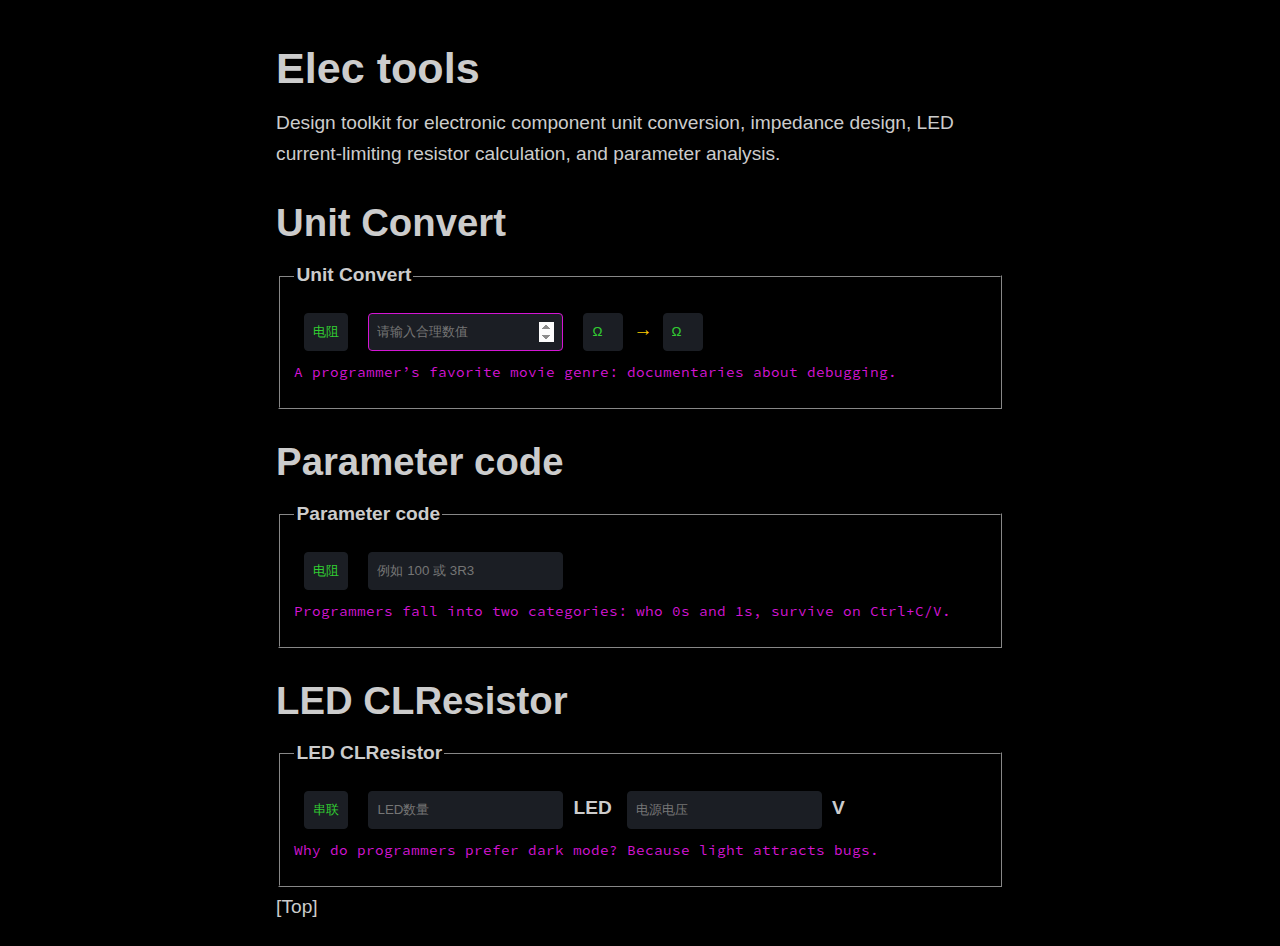
<file: tools.html>
<!doctype html>
<html class="no-js" lang="en">
<head>
    <meta charset="utf-8">
    <meta name="viewport" content="width=device-width, initial-scale=1">
    <meta name="theme-color" content="black">
    <meta name="description" content="曾经是一名软件工程师，爱好咖啡和茶，坐标武汉。">
    <title>我是辣辣</title>
    <link rel="apple-touch-icon" sizes="180x180" href="images/apple-touch-icon.png">
    <link rel="icon" type="image/png" sizes="32x32" href="images/favicon-32x32.png">
    <link rel="icon" type="image/png" sizes="16x16" href="images/favicon-16x16.png">
    <link rel="manifest" href="site.webmanifest">
    <link rel="stylesheet" href="css/main.css">
</head>
<body>
    <header role="banner">
        <h1>Elec tools</h1>
        <p> Design toolkit for electronic component unit conversion, impedance design, LED current-limiting resistor calculation, and parameter analysis. </p>
    </header>
    <main role="main">
        <section id="forms">
            <header>
                <h2>Unit Convert</h2>
            </header>
            <fieldset id="forms__input">
                <legend>Unit Convert</legend><select id="componentTypeConverter">
                    <option value="resistor">电阻</option>
                    <option value="capacitor">电容</option>
                    <option value="inductor">电感</option>
                    <option value="current">电流</option>
                    <option value="voltage">电压</option>
                </select><input type="number" id="inputValue" step="any" placeholder="请输入合理数值" autofocus><select id="fromUnit"></select><mark>→</mark><select id="toUnit"></select>
                <p class="codefont" id="conversionResult"></p>
            </fieldset>
        </section>
        <section id="forms">
            <header>
                <h2>Parameter code</h2>
            </header>
            <fieldset id="forms__input">
                <legend>Parameter code</legend><select id="componentTypeCalculator">
                    <option value="resistor">电阻</option>
                    <option value="capacitor">电容</option>
                    <option value="inductor">电感</option>
                </select><input type="text" id="componentCode" placeholder="例如 100 或 3R3">
                <p class="codefont" id="componentResult"></p>
            </fieldset>
        </section>
        <section id="forms">
            <header>
                <h2>LED CLResistor</h2>
            </header>
            <fieldset id="forms__input">
                <legend>LED CLResistor</legend><select id="circuitTypeCalculator">
                    <option value="concatenation">串联</option>
                    <option value="parallelconnection">并联</option>
                </select><input type="number" id="ledCount" step="any" placeholder="LED数量" autofocus>LED <input type="number" id="voltage" step="any" placeholder="电源电压" autofocus>V <p class="codefont" id="circuitResult"></p>
            </fieldset>
        </section>
        <p><a href="#top">[Top]</a></p>
    </main>
    <script src="js/tools-m.js"></script>
</body>
</html>
</file>
<file: css/main.css>
/* Body */
@font-face {
    font-family: "Source Code Pro-Regular";
    src: url("../fonts/Source Code Pro.woff2");
}

html {
    font-size: 66.5%;
    font-family: -apple-system, BlinkMacSystemFont, "Segoe UI", Roboto, "Helvetica Neue", "Microsoft YaHei", Arial, "Noto Sans", sans-serif;
}

body {
    font-size: 1.8rem;
    line-height: 1.618;
    max-width: 38em;
    margin: auto;
    color: #cccccc;
    background-color: #000000;
    padding: 13px;
}

@media (max-width: 684px) {
    body {
        font-size: 1.53rem;
    }
}

@media (max-width: 382px) {
    body {
        font-size: 1.35rem;
    }
}

h1,
h2,
h3,
h4,
h5,
h6 {
    line-height: 1.1;
    font-family: -apple-system, BlinkMacSystemFont, "Segoe UI", Roboto, "Helvetica Neue", Arial, "Noto Sans", sans-serif, "Microsoft YaHei";
    font-weight: 700;
    margin-top: 3rem;
    margin-bottom: 1.5rem;
    overflow-wrap: break-word;
    word-wrap: break-word;
    -ms-word-break: break-all;
    word-break: break-word;
}

h1 {
    font-size: 2.25em;
}

h2 {
    font-size: 2em;
}

h3 {
    font-size: 1.75em;
}

p {
    margin-top: 0px;
    margin-bottom: 1rem;
}

small,
sub,
sup {
    font-size: 75%;
}

hr {
    border-color: #d415d4;
}

a {
    text-decoration: none;
    color: #cccccc;
}

a:visited {
    color: #cccccc;
}

a:hover {
    color: #00ffff;
    border-bottom: 2px solid #ffcc00;
}

ul {
    padding-left: 1.4em;
    margin-top: 0px;
    margin-bottom: 2.5rem;
}

li {
    margin-bottom: 0.4em;
}

blockquote {
    margin-left: 0px;
    margin-right: 0px;
    padding-left: 1em;
    padding-top: 0.8em;
    padding-bottom: 0.8em;
    padding-right: 0.8em;
    border-left: 5px solid #d415d4;
    margin-bottom: 2.5rem;
    background-color: #1b1e24;
}

blockquote p {
    margin-bottom: 0;
}

img,
video {
    height: auto;
    max-width: 100%;
    margin-top: 1rem;
    margin-bottom: 1rem;
}

mark {
    background-color: unset;
    color: #ffcc00;
}

em {
    color: #32cd32;
}

.imglogo {
    height: auto;
    max-width: 100%;
    /*margin-top: 5rem;*/
    -webkit-filter: blur(5px);
    filter: blur(5px);
    transition: all 0.7s;
}

.complete {
    -webkit-filter: blur(0);
    filter: blur(0);
}

.svg-icon {
    display: inline-flex;
    align-self: center;
}

.svg-icon svg {
    height: 1em;
    width: 1em;
    fill: #cccccc
}

.svg-icon.svg-baseline svg {
    top: .125em;
    position: relative;
}

.cursor {
    animation: cursor 1s infinite;
}

@keyframes cursor {
    0% {
        opacity: 0;
    }

    50% {
        opacity: 1;
    }

    100% {
        opacity: 0;
    }
}

/* Pre and Code */
pre {
    background-color: #1b1e24;
    display: block;
    padding: 1em;
    overflow-x: auto;
    margin-top: 0px;
    margin-bottom: 2.5rem;
    font-size: 0.9em;
}

code,
kbd,
samp {
    font-size: 0.9em;
    padding: 0 0.5em;
    background-color: #1b1e24;
    white-space: pre-wrap;
}

pre>code {
    padding: 0;
    background-color: transparent;
    white-space: pre;
    font-size: 1em;
}

.codefont {
    font-family: "Source Code Pro-Regular", Consolas, "Hack-Regular", "Lucida Console", "Microsoft YaHei" ,monospace;
}

/* Tables */
table {
    text-align: justify;
    width: 100%;
    border-collapse: collapse;
    margin-bottom: 2rem;
}

td,
th {
    padding: 0.5em;
    border-bottom: 1px solid #1b1e24;
}

/* Buttons, forms and input */
input,
textarea {
    border: 1px solid #32cd32;
}

input:focus,
textarea:focus {
    border: 1px solid #d415d4;
}

textarea {
    width: 100%;
}

.button,
button,
input[type=submit],
input[type=reset],
input[type=button],
input[type=file]::file-selector-button {
    display: inline-block;
    padding: 5px 10px;
    text-align: center;
    text-decoration: none;
    white-space: nowrap;
    background-color: #d415d4;
    color: #000000;
    border-radius: 1px;
    border: 1px solid #d415d4;
    cursor: pointer;
    box-sizing: border-box;
}

.button[disabled],
button[disabled],
input[type=submit][disabled],
input[type=reset][disabled],
input[type=button][disabled],
input[type=file]::file-selector-button[disabled] {
    cursor: default;
    opacity: 0.5;
}

.button:hover,
button:hover,
input[type=submit]:hover,
input[type=reset]:hover,
input[type=button]:hover,
input[type=file]::file-selector-button:hover {
    background-color: #00ffff;
    color: #000000;
    outline: 0;
}

.button:focus-visible,
button:focus-visible,
input[type=submit]:focus-visible,
input[type=reset]:focus-visible,
input[type=button]:focus-visible,
input[type=file]::file-selector-button:focus-visible {
    outline-style: solid;
    outline-width: 2px;
}

textarea,
select,
input {
    color: #32cd32;
    line-height: 1.5;/* 垂直居中优化 */
    padding: 8px;/* 垂直居中内容 */
    margin: 10px;
    background-color: #1b1e24;
    border: 1px solid #1b1e24;
    border-radius: 4px;
    box-shadow: none;
    box-sizing: border-box;
    appearance: none;
    -webkit-appearance: none;
    -moz-appearance: none;
}

textarea:focus,
select:focus,
input:focus {
    border: 1px solid #d415d4;
    outline: 0;
}

input[type=checkbox]:focus {
    outline: 1px dotted #d415d4;
}

label,
legend,
fieldset {
    display: block;
    margin-bottom: 0.5rem;
    font-weight: 600;
    border-color: #333333;
}

fieldset>p {
    font-size: 75%;
    font-weight: normal;
    color: #d415d4;
}
</file>
<file: css/sakura-vader.css>
/* Body */
html {
  font-size: 62.5%;
  font-family: -apple-system, BlinkMacSystemFont, "Segoe UI", Roboto, "Helvetica Neue", Arial, "Noto Sans", sans-serif, "Microsoft YaHei";
}

body {
  font-size: 1.8rem;
  line-height: 1.618;
  max-width: 38em;
  margin: auto;
  color: #d9d8dc;
  background-color: #000;
  padding: 13px;
}

@media (max-width: 684px) {
  body {
    font-size: 1.53rem;
  }
}
@media (max-width: 382px) {
  body {
    font-size: 1.35rem;
  }
}
h1, h2, h3 {
  line-height: 1.1;
  font-family: -apple-system, BlinkMacSystemFont, "Segoe UI", Roboto, "Helvetica Neue", Arial, "Noto Sans", sans-serif, "Microsoft YaHei";
  font-weight: 700;
  /*margin-top: 3rem;*/
  margin: 0 0 2.5rem 0;
  overflow-wrap: break-word;
  word-wrap: break-word;
  -ms-word-break: break-all;
  word-break: break-word;
}

h1 {
  font-size: 2.2em;
}

h2 {
  font-size: 1.8em;
}

h3 {
  font-size: 1.5em;
}

p {
  margin-top: 0px;
  margin-bottom: 2.5rem;
}

small, sub, sup {
  font-size: 75%;
}

hr {
  border-color: #eb99a1;
}

a {
  text-decoration: none;
  color: #eb99a1;
}
a:visited {
  color: #e26f7a;
}
a:hover {
  color: #DA4453;
  border-bottom: 2px solid #fc0;
}

ul {
  padding-left: 1.4em;
  margin-top: 0px;
  margin-bottom: 2.5rem;
}

li {
  margin-bottom: 0.4em;
}

blockquote {
  margin-left: 0px;
  margin-right: 0px;
  padding-left: 1em;
  padding-top: 0.8em;
  padding-bottom: 0.8em;
  padding-right: 0.8em;
  border-left: 5px solid #eb99a1;
  margin-bottom: 2.5rem;
  background-color: #40363a;
}

blockquote p {
  margin-bottom: 0;
}

img, video {
  height: auto;
  max-width: 100%;
  margin-top: 0px;
  margin-bottom: 2.5rem;
}

/* Pre and Code */
pre {
  background-color: #40363a;
  display: block;
  padding: 1em;
  overflow-x: auto;
  margin-top: 0px;
  margin-bottom: 2.5rem;
  font-size: 0.9em;
}

code, kbd, samp {
  font-size: 0.9em;
  padding: 0 0.5em;
  background-color: #40363a;
  white-space: pre-wrap;
}

pre > code {
  padding: 0;
  background-color: transparent;
  white-space: pre;
  font-size: 1em;
}

/* Tables */
table {
  text-align: justify;
  width: 100%;
  border-collapse: collapse;
  margin-bottom: 2rem;
}

td, th {
  padding: 0.5em;
  border-bottom: 1px solid #40363a;
}

/* Buttons, forms and input */
input, textarea {
  border: 1px solid #d9d8dc;
}
input:focus, textarea:focus {
  border: 1px solid #eb99a1;
}

textarea {
  width: 100%;
}

.button, button, input[type=submit], input[type=reset], input[type=button], input[type=file]::file-selector-button {
  display: inline-block;
  padding: 5px 10px;
  text-align: center;
  text-decoration: none;
  white-space: nowrap;
  background-color: #eb99a1;
  color: #120c0e;
  border-radius: 1px;
  border: 1px solid #eb99a1;
  cursor: pointer;
  box-sizing: border-box;
}
.button[disabled], button[disabled], input[type=submit][disabled], input[type=reset][disabled], input[type=button][disabled], input[type=file]::file-selector-button[disabled] {
  cursor: default;
  opacity: 0.5;
}
.button:hover, button:hover, input[type=submit]:hover, input[type=reset]:hover, input[type=button]:hover, input[type=file]::file-selector-button:hover {
  background-color: #DA4453;
  color: #120c0e;
  outline: 0;
}
.button:focus-visible, button:focus-visible, input[type=submit]:focus-visible, input[type=reset]:focus-visible, input[type=button]:focus-visible, input[type=file]::file-selector-button:focus-visible {
  outline-style: solid;
  outline-width: 2px;
}

textarea, select, input {
  color: #d9d8dc;
  padding: 6px 10px; /* The 6px vertically centers text on FF, ignored by Webkit */
  margin-bottom: 10px;
  background-color: #40363a;
  border: 1px solid #40363a;
  border-radius: 4px;
  box-shadow: none;
  box-sizing: border-box;
}
textarea:focus, select:focus, input:focus {
  border: 1px solid #eb99a1;
  outline: 0;
}

input[type=checkbox]:focus {
  outline: 1px dotted #eb99a1;
}

label, legend, fieldset {
    display: block;
    margin-bottom: 0.5rem;
    /*font-weight: 600;*/
    border-color: #fc0;
    border-radius: 6px;
}

.svg-icon {
    display: inline-flex;
    align-self: center;
    position: relative;
    height: 1em;
    width: 1em;
}
.svg-icon svg {
    height: 1em;
    width: 1em;
}
.svg-icon.svg-baseline svg {
    bottom: -0.125em;
    position: absolute;
}
</file>
